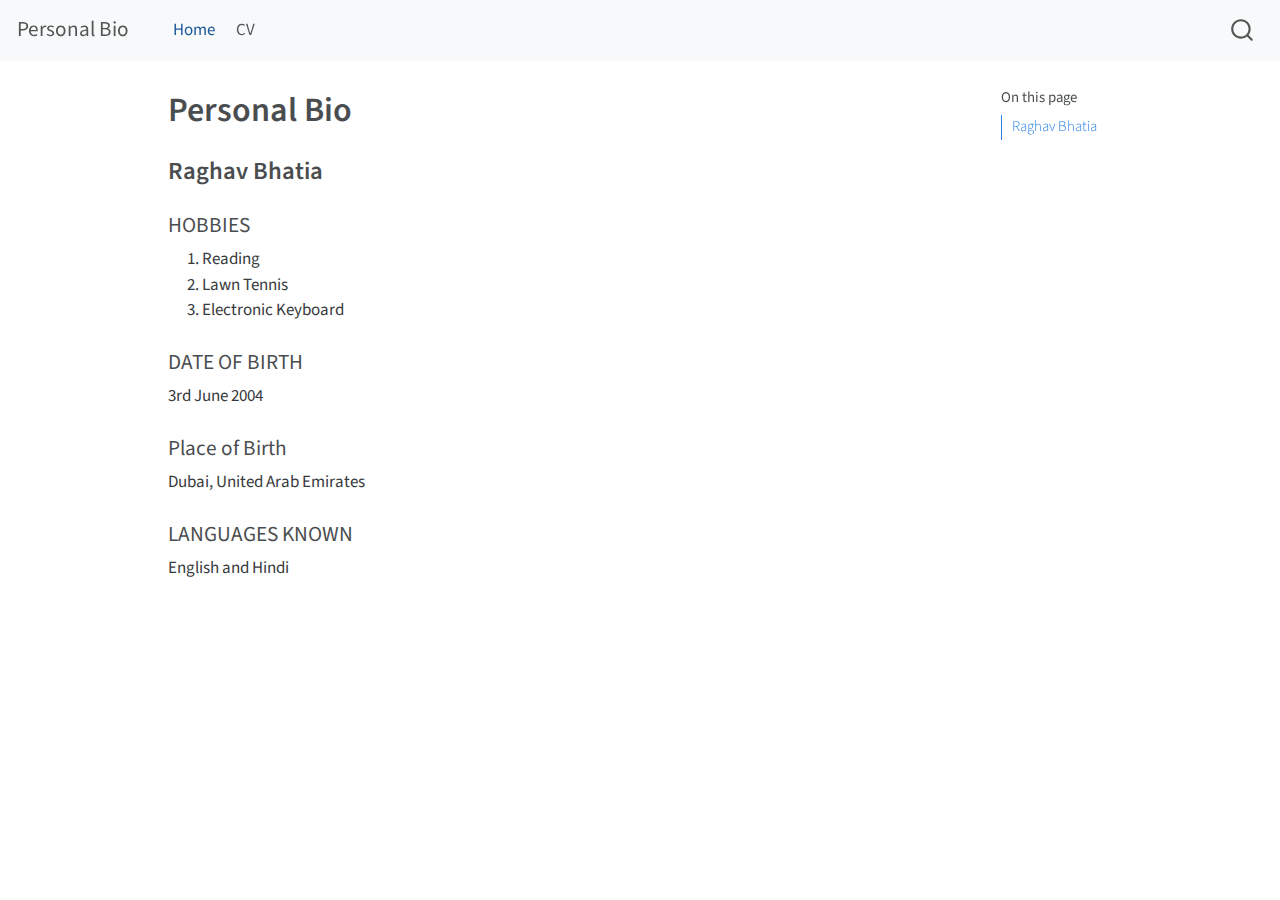
<file: docs/index.html>
<!DOCTYPE html>
<html xmlns="http://www.w3.org/1999/xhtml" lang="en" xml:lang="en"><head>

<meta charset="utf-8">
<meta name="generator" content="quarto-1.3.450">

<meta name="viewport" content="width=device-width, initial-scale=1.0, user-scalable=yes">


<title>Personal Bio</title>
<style>
code{white-space: pre-wrap;}
span.smallcaps{font-variant: small-caps;}
div.columns{display: flex; gap: min(4vw, 1.5em);}
div.column{flex: auto; overflow-x: auto;}
div.hanging-indent{margin-left: 1.5em; text-indent: -1.5em;}
ul.task-list{list-style: none;}
ul.task-list li input[type="checkbox"] {
  width: 0.8em;
  margin: 0 0.8em 0.2em -1em; /* quarto-specific, see https://github.com/quarto-dev/quarto-cli/issues/4556 */ 
  vertical-align: middle;
}
</style>


<script src="site_libs/quarto-nav/quarto-nav.js"></script>
<script src="site_libs/quarto-nav/headroom.min.js"></script>
<script src="site_libs/clipboard/clipboard.min.js"></script>
<script src="site_libs/quarto-search/autocomplete.umd.js"></script>
<script src="site_libs/quarto-search/fuse.min.js"></script>
<script src="site_libs/quarto-search/quarto-search.js"></script>
<meta name="quarto:offset" content="./">
<script src="site_libs/quarto-html/quarto.js"></script>
<script src="site_libs/quarto-html/popper.min.js"></script>
<script src="site_libs/quarto-html/tippy.umd.min.js"></script>
<script src="site_libs/quarto-html/anchor.min.js"></script>
<link href="site_libs/quarto-html/tippy.css" rel="stylesheet">
<link href="site_libs/quarto-html/quarto-syntax-highlighting.css" rel="stylesheet" id="quarto-text-highlighting-styles">
<script src="site_libs/bootstrap/bootstrap.min.js"></script>
<link href="site_libs/bootstrap/bootstrap-icons.css" rel="stylesheet">
<link href="site_libs/bootstrap/bootstrap.min.css" rel="stylesheet" id="quarto-bootstrap" data-mode="light">
<script id="quarto-search-options" type="application/json">{
  "location": "navbar",
  "copy-button": false,
  "collapse-after": 3,
  "panel-placement": "end",
  "type": "overlay",
  "limit": 20,
  "language": {
    "search-no-results-text": "No results",
    "search-matching-documents-text": "matching documents",
    "search-copy-link-title": "Copy link to search",
    "search-hide-matches-text": "Hide additional matches",
    "search-more-match-text": "more match in this document",
    "search-more-matches-text": "more matches in this document",
    "search-clear-button-title": "Clear",
    "search-detached-cancel-button-title": "Cancel",
    "search-submit-button-title": "Submit",
    "search-label": "Search"
  }
}</script>


<link rel="stylesheet" href="styles.css">
</head>

<body class="nav-fixed">

<div id="quarto-search-results"></div>
  <header id="quarto-header" class="headroom fixed-top">
    <nav class="navbar navbar-expand-lg navbar-dark ">
      <div class="navbar-container container-fluid">
      <div class="navbar-brand-container">
    <a class="navbar-brand" href="./index.html">
    <span class="navbar-title">Personal Bio</span>
    </a>
  </div>
            <div id="quarto-search" class="" title="Search"></div>
          <button class="navbar-toggler" type="button" data-bs-toggle="collapse" data-bs-target="#navbarCollapse" aria-controls="navbarCollapse" aria-expanded="false" aria-label="Toggle navigation" onclick="if (window.quartoToggleHeadroom) { window.quartoToggleHeadroom(); }">
  <span class="navbar-toggler-icon"></span>
</button>
          <div class="collapse navbar-collapse" id="navbarCollapse">
            <ul class="navbar-nav navbar-nav-scroll me-auto">
  <li class="nav-item">
    <a class="nav-link active" href="./index.html" rel="" target="" aria-current="page">
 <span class="menu-text">Home</span></a>
  </li>  
  <li class="nav-item">
    <a class="nav-link" href="./about.html" rel="" target="">
 <span class="menu-text">CV</span></a>
  </li>  
</ul>
            <div class="quarto-navbar-tools ms-auto">
</div>
          </div> <!-- /navcollapse -->
      </div> <!-- /container-fluid -->
    </nav>
</header>
<!-- content -->
<div id="quarto-content" class="quarto-container page-columns page-rows-contents page-layout-article page-navbar">
<!-- sidebar -->
<!-- margin-sidebar -->
    <div id="quarto-margin-sidebar" class="sidebar margin-sidebar">
        <nav id="TOC" role="doc-toc" class="toc-active">
    <h2 id="toc-title">On this page</h2>
   
  <ul>
  <li><a href="#raghav-bhatia" id="toc-raghav-bhatia" class="nav-link active" data-scroll-target="#raghav-bhatia">Raghav Bhatia</a></li>
  </ul>
</nav>
    </div>
<!-- main -->
<main class="content" id="quarto-document-content">

<header id="title-block-header" class="quarto-title-block default">
<div class="quarto-title">
<h1 class="title">Personal Bio</h1>
</div>



<div class="quarto-title-meta">

    
  
    
  </div>
  

</header>

<section id="raghav-bhatia" class="level3">
<h3 class="anchored" data-anchor-id="raghav-bhatia">Raghav Bhatia</h3>
<section id="hobbies" class="level4">
<h4 class="anchored" data-anchor-id="hobbies">HOBBIES</h4>
<ol type="1">
<li>Reading</li>
<li>Lawn Tennis</li>
<li>Electronic Keyboard</li>
</ol>
</section>
<section id="date-of-birth" class="level4">
<h4 class="anchored" data-anchor-id="date-of-birth">DATE OF BIRTH</h4>
<p>3rd June 2004</p>
</section>
<section id="place-of-birth" class="level4">
<h4 class="anchored" data-anchor-id="place-of-birth">Place of Birth</h4>
<p>Dubai, United Arab Emirates</p>
</section>
<section id="languages-known" class="level4">
<h4 class="anchored" data-anchor-id="languages-known">LANGUAGES KNOWN</h4>
<p>English and Hindi</p>


</section>
</section>

</main> <!-- /main -->
<script id="quarto-html-after-body" type="application/javascript">
window.document.addEventListener("DOMContentLoaded", function (event) {
  const toggleBodyColorMode = (bsSheetEl) => {
    const mode = bsSheetEl.getAttribute("data-mode");
    const bodyEl = window.document.querySelector("body");
    if (mode === "dark") {
      bodyEl.classList.add("quarto-dark");
      bodyEl.classList.remove("quarto-light");
    } else {
      bodyEl.classList.add("quarto-light");
      bodyEl.classList.remove("quarto-dark");
    }
  }
  const toggleBodyColorPrimary = () => {
    const bsSheetEl = window.document.querySelector("link#quarto-bootstrap");
    if (bsSheetEl) {
      toggleBodyColorMode(bsSheetEl);
    }
  }
  toggleBodyColorPrimary();  
  const icon = "";
  const anchorJS = new window.AnchorJS();
  anchorJS.options = {
    placement: 'right',
    icon: icon
  };
  anchorJS.add('.anchored');
  const isCodeAnnotation = (el) => {
    for (const clz of el.classList) {
      if (clz.startsWith('code-annotation-')) {                     
        return true;
      }
    }
    return false;
  }
  const clipboard = new window.ClipboardJS('.code-copy-button', {
    text: function(trigger) {
      const codeEl = trigger.previousElementSibling.cloneNode(true);
      for (const childEl of codeEl.children) {
        if (isCodeAnnotation(childEl)) {
          childEl.remove();
        }
      }
      return codeEl.innerText;
    }
  });
  clipboard.on('success', function(e) {
    // button target
    const button = e.trigger;
    // don't keep focus
    button.blur();
    // flash "checked"
    button.classList.add('code-copy-button-checked');
    var currentTitle = button.getAttribute("title");
    button.setAttribute("title", "Copied!");
    let tooltip;
    if (window.bootstrap) {
      button.setAttribute("data-bs-toggle", "tooltip");
      button.setAttribute("data-bs-placement", "left");
      button.setAttribute("data-bs-title", "Copied!");
      tooltip = new bootstrap.Tooltip(button, 
        { trigger: "manual", 
          customClass: "code-copy-button-tooltip",
          offset: [0, -8]});
      tooltip.show();    
    }
    setTimeout(function() {
      if (tooltip) {
        tooltip.hide();
        button.removeAttribute("data-bs-title");
        button.removeAttribute("data-bs-toggle");
        button.removeAttribute("data-bs-placement");
      }
      button.setAttribute("title", currentTitle);
      button.classList.remove('code-copy-button-checked');
    }, 1000);
    // clear code selection
    e.clearSelection();
  });
  function tippyHover(el, contentFn) {
    const config = {
      allowHTML: true,
      content: contentFn,
      maxWidth: 500,
      delay: 100,
      arrow: false,
      appendTo: function(el) {
          return el.parentElement;
      },
      interactive: true,
      interactiveBorder: 10,
      theme: 'quarto',
      placement: 'bottom-start'
    };
    window.tippy(el, config); 
  }
  const noterefs = window.document.querySelectorAll('a[role="doc-noteref"]');
  for (var i=0; i<noterefs.length; i++) {
    const ref = noterefs[i];
    tippyHover(ref, function() {
      // use id or data attribute instead here
      let href = ref.getAttribute('data-footnote-href') || ref.getAttribute('href');
      try { href = new URL(href).hash; } catch {}
      const id = href.replace(/^#\/?/, "");
      const note = window.document.getElementById(id);
      return note.innerHTML;
    });
  }
      let selectedAnnoteEl;
      const selectorForAnnotation = ( cell, annotation) => {
        let cellAttr = 'data-code-cell="' + cell + '"';
        let lineAttr = 'data-code-annotation="' +  annotation + '"';
        const selector = 'span[' + cellAttr + '][' + lineAttr + ']';
        return selector;
      }
      const selectCodeLines = (annoteEl) => {
        const doc = window.document;
        const targetCell = annoteEl.getAttribute("data-target-cell");
        const targetAnnotation = annoteEl.getAttribute("data-target-annotation");
        const annoteSpan = window.document.querySelector(selectorForAnnotation(targetCell, targetAnnotation));
        const lines = annoteSpan.getAttribute("data-code-lines").split(",");
        const lineIds = lines.map((line) => {
          return targetCell + "-" + line;
        })
        let top = null;
        let height = null;
        let parent = null;
        if (lineIds.length > 0) {
            //compute the position of the single el (top and bottom and make a div)
            const el = window.document.getElementById(lineIds[0]);
            top = el.offsetTop;
            height = el.offsetHeight;
            parent = el.parentElement.parentElement;
          if (lineIds.length > 1) {
            const lastEl = window.document.getElementById(lineIds[lineIds.length - 1]);
            const bottom = lastEl.offsetTop + lastEl.offsetHeight;
            height = bottom - top;
          }
          if (top !== null && height !== null && parent !== null) {
            // cook up a div (if necessary) and position it 
            let div = window.document.getElementById("code-annotation-line-highlight");
            if (div === null) {
              div = window.document.createElement("div");
              div.setAttribute("id", "code-annotation-line-highlight");
              div.style.position = 'absolute';
              parent.appendChild(div);
            }
            div.style.top = top - 2 + "px";
            div.style.height = height + 4 + "px";
            let gutterDiv = window.document.getElementById("code-annotation-line-highlight-gutter");
            if (gutterDiv === null) {
              gutterDiv = window.document.createElement("div");
              gutterDiv.setAttribute("id", "code-annotation-line-highlight-gutter");
              gutterDiv.style.position = 'absolute';
              const codeCell = window.document.getElementById(targetCell);
              const gutter = codeCell.querySelector('.code-annotation-gutter');
              gutter.appendChild(gutterDiv);
            }
            gutterDiv.style.top = top - 2 + "px";
            gutterDiv.style.height = height + 4 + "px";
          }
          selectedAnnoteEl = annoteEl;
        }
      };
      const unselectCodeLines = () => {
        const elementsIds = ["code-annotation-line-highlight", "code-annotation-line-highlight-gutter"];
        elementsIds.forEach((elId) => {
          const div = window.document.getElementById(elId);
          if (div) {
            div.remove();
          }
        });
        selectedAnnoteEl = undefined;
      };
      // Attach click handler to the DT
      const annoteDls = window.document.querySelectorAll('dt[data-target-cell]');
      for (const annoteDlNode of annoteDls) {
        annoteDlNode.addEventListener('click', (event) => {
          const clickedEl = event.target;
          if (clickedEl !== selectedAnnoteEl) {
            unselectCodeLines();
            const activeEl = window.document.querySelector('dt[data-target-cell].code-annotation-active');
            if (activeEl) {
              activeEl.classList.remove('code-annotation-active');
            }
            selectCodeLines(clickedEl);
            clickedEl.classList.add('code-annotation-active');
          } else {
            // Unselect the line
            unselectCodeLines();
            clickedEl.classList.remove('code-annotation-active');
          }
        });
      }
  const findCites = (el) => {
    const parentEl = el.parentElement;
    if (parentEl) {
      const cites = parentEl.dataset.cites;
      if (cites) {
        return {
          el,
          cites: cites.split(' ')
        };
      } else {
        return findCites(el.parentElement)
      }
    } else {
      return undefined;
    }
  };
  var bibliorefs = window.document.querySelectorAll('a[role="doc-biblioref"]');
  for (var i=0; i<bibliorefs.length; i++) {
    const ref = bibliorefs[i];
    const citeInfo = findCites(ref);
    if (citeInfo) {
      tippyHover(citeInfo.el, function() {
        var popup = window.document.createElement('div');
        citeInfo.cites.forEach(function(cite) {
          var citeDiv = window.document.createElement('div');
          citeDiv.classList.add('hanging-indent');
          citeDiv.classList.add('csl-entry');
          var biblioDiv = window.document.getElementById('ref-' + cite);
          if (biblioDiv) {
            citeDiv.innerHTML = biblioDiv.innerHTML;
          }
          popup.appendChild(citeDiv);
        });
        return popup.innerHTML;
      });
    }
  }
});
</script>
</div> <!-- /content -->



</body></html>
</file>
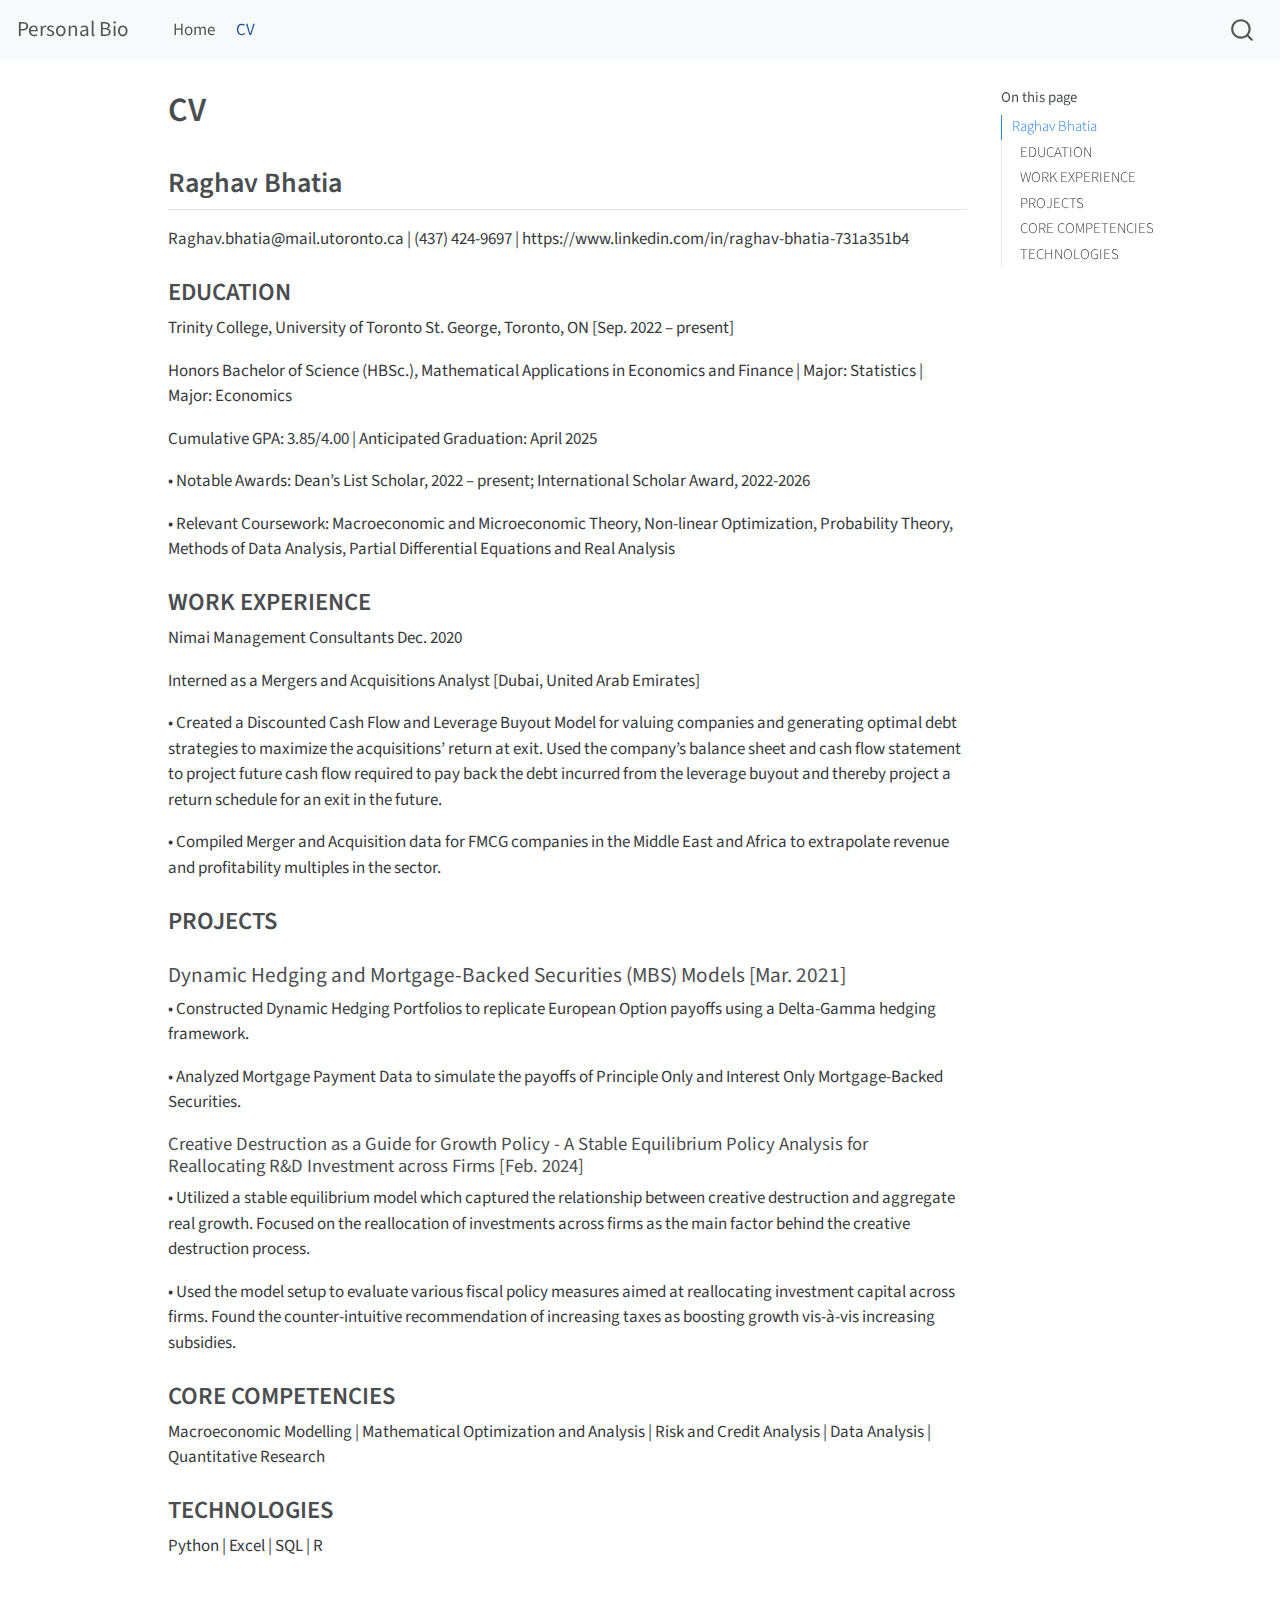
<file: docs/about.html>
<!DOCTYPE html>
<html xmlns="http://www.w3.org/1999/xhtml" lang="en" xml:lang="en"><head>

<meta charset="utf-8">
<meta name="generator" content="quarto-1.3.450">

<meta name="viewport" content="width=device-width, initial-scale=1.0, user-scalable=yes">


<title>Personal Bio - CV</title>
<style>
code{white-space: pre-wrap;}
span.smallcaps{font-variant: small-caps;}
div.columns{display: flex; gap: min(4vw, 1.5em);}
div.column{flex: auto; overflow-x: auto;}
div.hanging-indent{margin-left: 1.5em; text-indent: -1.5em;}
ul.task-list{list-style: none;}
ul.task-list li input[type="checkbox"] {
  width: 0.8em;
  margin: 0 0.8em 0.2em -1em; /* quarto-specific, see https://github.com/quarto-dev/quarto-cli/issues/4556 */ 
  vertical-align: middle;
}
</style>


<script src="site_libs/quarto-nav/quarto-nav.js"></script>
<script src="site_libs/quarto-nav/headroom.min.js"></script>
<script src="site_libs/clipboard/clipboard.min.js"></script>
<script src="site_libs/quarto-search/autocomplete.umd.js"></script>
<script src="site_libs/quarto-search/fuse.min.js"></script>
<script src="site_libs/quarto-search/quarto-search.js"></script>
<meta name="quarto:offset" content="./">
<script src="site_libs/quarto-html/quarto.js"></script>
<script src="site_libs/quarto-html/popper.min.js"></script>
<script src="site_libs/quarto-html/tippy.umd.min.js"></script>
<script src="site_libs/quarto-html/anchor.min.js"></script>
<link href="site_libs/quarto-html/tippy.css" rel="stylesheet">
<link href="site_libs/quarto-html/quarto-syntax-highlighting.css" rel="stylesheet" id="quarto-text-highlighting-styles">
<script src="site_libs/bootstrap/bootstrap.min.js"></script>
<link href="site_libs/bootstrap/bootstrap-icons.css" rel="stylesheet">
<link href="site_libs/bootstrap/bootstrap.min.css" rel="stylesheet" id="quarto-bootstrap" data-mode="light">
<script id="quarto-search-options" type="application/json">{
  "location": "navbar",
  "copy-button": false,
  "collapse-after": 3,
  "panel-placement": "end",
  "type": "overlay",
  "limit": 20,
  "language": {
    "search-no-results-text": "No results",
    "search-matching-documents-text": "matching documents",
    "search-copy-link-title": "Copy link to search",
    "search-hide-matches-text": "Hide additional matches",
    "search-more-match-text": "more match in this document",
    "search-more-matches-text": "more matches in this document",
    "search-clear-button-title": "Clear",
    "search-detached-cancel-button-title": "Cancel",
    "search-submit-button-title": "Submit",
    "search-label": "Search"
  }
}</script>


<link rel="stylesheet" href="styles.css">
</head>

<body class="nav-fixed">

<div id="quarto-search-results"></div>
  <header id="quarto-header" class="headroom fixed-top">
    <nav class="navbar navbar-expand-lg navbar-dark ">
      <div class="navbar-container container-fluid">
      <div class="navbar-brand-container">
    <a class="navbar-brand" href="./index.html">
    <span class="navbar-title">Personal Bio</span>
    </a>
  </div>
            <div id="quarto-search" class="" title="Search"></div>
          <button class="navbar-toggler" type="button" data-bs-toggle="collapse" data-bs-target="#navbarCollapse" aria-controls="navbarCollapse" aria-expanded="false" aria-label="Toggle navigation" onclick="if (window.quartoToggleHeadroom) { window.quartoToggleHeadroom(); }">
  <span class="navbar-toggler-icon"></span>
</button>
          <div class="collapse navbar-collapse" id="navbarCollapse">
            <ul class="navbar-nav navbar-nav-scroll me-auto">
  <li class="nav-item">
    <a class="nav-link" href="./index.html" rel="" target="">
 <span class="menu-text">Home</span></a>
  </li>  
  <li class="nav-item">
    <a class="nav-link active" href="./about.html" rel="" target="" aria-current="page">
 <span class="menu-text">CV</span></a>
  </li>  
</ul>
            <div class="quarto-navbar-tools ms-auto">
</div>
          </div> <!-- /navcollapse -->
      </div> <!-- /container-fluid -->
    </nav>
</header>
<!-- content -->
<div id="quarto-content" class="quarto-container page-columns page-rows-contents page-layout-article page-navbar">
<!-- sidebar -->
<!-- margin-sidebar -->
    <div id="quarto-margin-sidebar" class="sidebar margin-sidebar">
        <nav id="TOC" role="doc-toc" class="toc-active">
    <h2 id="toc-title">On this page</h2>
   
  <ul>
  <li><a href="#raghav-bhatia" id="toc-raghav-bhatia" class="nav-link active" data-scroll-target="#raghav-bhatia">Raghav Bhatia</a>
  <ul class="collapse">
  <li><a href="#education" id="toc-education" class="nav-link" data-scroll-target="#education">EDUCATION</a></li>
  <li><a href="#work-experience" id="toc-work-experience" class="nav-link" data-scroll-target="#work-experience">WORK EXPERIENCE</a></li>
  <li><a href="#projects" id="toc-projects" class="nav-link" data-scroll-target="#projects">PROJECTS</a></li>
  <li><a href="#core-competencies" id="toc-core-competencies" class="nav-link" data-scroll-target="#core-competencies">CORE COMPETENCIES</a></li>
  <li><a href="#technologies" id="toc-technologies" class="nav-link" data-scroll-target="#technologies">TECHNOLOGIES</a></li>
  </ul></li>
  </ul>
</nav>
    </div>
<!-- main -->
<main class="content" id="quarto-document-content">

<header id="title-block-header" class="quarto-title-block default">
<div class="quarto-title">
<h1 class="title">CV</h1>
</div>



<div class="quarto-title-meta">

    
  
    
  </div>
  

</header>

<section id="raghav-bhatia" class="level2">
<h2 class="anchored" data-anchor-id="raghav-bhatia">Raghav Bhatia</h2>
<p>Raghav.bhatia@mail.utoronto.ca | (437) 424-9697 | https://www.linkedin.com/in/raghav-bhatia-731a351b4</p>
<section id="education" class="level3">
<h3 class="anchored" data-anchor-id="education">EDUCATION</h3>
<p>Trinity College, University of Toronto St.&nbsp;George, Toronto, ON [Sep.&nbsp;2022 – present]</p>
<p>Honors Bachelor of Science (HBSc.), Mathematical Applications in Economics and Finance | Major: Statistics | Major: Economics</p>
<p>Cumulative GPA: 3.85/4.00 | Anticipated Graduation: April 2025</p>
<p>• Notable Awards: Dean’s List Scholar, 2022 – present; International Scholar Award, 2022-2026</p>
<p>• Relevant Coursework: Macroeconomic and Microeconomic Theory, Non-linear Optimization, Probability Theory, Methods of Data Analysis, Partial Differential Equations and Real Analysis</p>
</section>
<section id="work-experience" class="level3">
<h3 class="anchored" data-anchor-id="work-experience">WORK EXPERIENCE</h3>
<p>Nimai Management Consultants Dec.&nbsp;2020</p>
<p>Interned as a Mergers and Acquisitions Analyst [Dubai, United Arab Emirates]</p>
<p>• Created a Discounted Cash Flow and Leverage Buyout Model for valuing companies and generating optimal debt strategies to maximize the acquisitions’ return at exit. Used the company’s balance sheet and cash flow statement to project future cash flow required to pay back the debt incurred from the leverage buyout and thereby project a return schedule for an exit in the future.</p>
<p>• Compiled Merger and Acquisition data for FMCG companies in the Middle East and Africa to extrapolate revenue and profitability multiples in the sector.</p>
</section>
<section id="projects" class="level3">
<h3 class="anchored" data-anchor-id="projects">PROJECTS</h3>
<section id="dynamic-hedging-and-mortgage-backed-securities-mbs-models-mar.-2021" class="level4">
<h4 class="anchored" data-anchor-id="dynamic-hedging-and-mortgage-backed-securities-mbs-models-mar.-2021">Dynamic Hedging and Mortgage-Backed Securities (MBS) Models [Mar.&nbsp;2021]</h4>
<p>• Constructed Dynamic Hedging Portfolios to replicate European Option payoffs using a Delta-Gamma hedging framework.</p>
<p>• Analyzed Mortgage Payment Data to simulate the payoffs of Principle Only and Interest Only Mortgage-Backed Securities.</p>
<section id="creative-destruction-as-a-guide-for-growth-policy---a-stable-equilibrium-policy-analysis-for-reallocating-rd-investment-across-firms-feb.-2024" class="level5">
<h5 class="anchored" data-anchor-id="creative-destruction-as-a-guide-for-growth-policy---a-stable-equilibrium-policy-analysis-for-reallocating-rd-investment-across-firms-feb.-2024">Creative Destruction as a Guide for Growth Policy - A Stable Equilibrium Policy Analysis for Reallocating R&amp;D Investment across Firms [Feb.&nbsp;2024]</h5>
<p>• Utilized a stable equilibrium model which captured the relationship between creative destruction and aggregate real growth. Focused on the reallocation of investments across firms as the main factor behind the creative destruction process.</p>
<p>• Used the model setup to evaluate various fiscal policy measures aimed at reallocating investment capital across firms. Found the counter-intuitive recommendation of increasing taxes as boosting growth vis-à-vis increasing subsidies.</p>
</section>
</section>
</section>
<section id="core-competencies" class="level3">
<h3 class="anchored" data-anchor-id="core-competencies">CORE COMPETENCIES</h3>
<p>Macroeconomic Modelling | Mathematical Optimization and Analysis | Risk and Credit Analysis | Data Analysis | Quantitative Research</p>
</section>
<section id="technologies" class="level3">
<h3 class="anchored" data-anchor-id="technologies">TECHNOLOGIES</h3>
<p>Python | Excel | SQL | R</p>


</section>
</section>

</main> <!-- /main -->
<script id="quarto-html-after-body" type="application/javascript">
window.document.addEventListener("DOMContentLoaded", function (event) {
  const toggleBodyColorMode = (bsSheetEl) => {
    const mode = bsSheetEl.getAttribute("data-mode");
    const bodyEl = window.document.querySelector("body");
    if (mode === "dark") {
      bodyEl.classList.add("quarto-dark");
      bodyEl.classList.remove("quarto-light");
    } else {
      bodyEl.classList.add("quarto-light");
      bodyEl.classList.remove("quarto-dark");
    }
  }
  const toggleBodyColorPrimary = () => {
    const bsSheetEl = window.document.querySelector("link#quarto-bootstrap");
    if (bsSheetEl) {
      toggleBodyColorMode(bsSheetEl);
    }
  }
  toggleBodyColorPrimary();  
  const icon = "";
  const anchorJS = new window.AnchorJS();
  anchorJS.options = {
    placement: 'right',
    icon: icon
  };
  anchorJS.add('.anchored');
  const isCodeAnnotation = (el) => {
    for (const clz of el.classList) {
      if (clz.startsWith('code-annotation-')) {                     
        return true;
      }
    }
    return false;
  }
  const clipboard = new window.ClipboardJS('.code-copy-button', {
    text: function(trigger) {
      const codeEl = trigger.previousElementSibling.cloneNode(true);
      for (const childEl of codeEl.children) {
        if (isCodeAnnotation(childEl)) {
          childEl.remove();
        }
      }
      return codeEl.innerText;
    }
  });
  clipboard.on('success', function(e) {
    // button target
    const button = e.trigger;
    // don't keep focus
    button.blur();
    // flash "checked"
    button.classList.add('code-copy-button-checked');
    var currentTitle = button.getAttribute("title");
    button.setAttribute("title", "Copied!");
    let tooltip;
    if (window.bootstrap) {
      button.setAttribute("data-bs-toggle", "tooltip");
      button.setAttribute("data-bs-placement", "left");
      button.setAttribute("data-bs-title", "Copied!");
      tooltip = new bootstrap.Tooltip(button, 
        { trigger: "manual", 
          customClass: "code-copy-button-tooltip",
          offset: [0, -8]});
      tooltip.show();    
    }
    setTimeout(function() {
      if (tooltip) {
        tooltip.hide();
        button.removeAttribute("data-bs-title");
        button.removeAttribute("data-bs-toggle");
        button.removeAttribute("data-bs-placement");
      }
      button.setAttribute("title", currentTitle);
      button.classList.remove('code-copy-button-checked');
    }, 1000);
    // clear code selection
    e.clearSelection();
  });
  function tippyHover(el, contentFn) {
    const config = {
      allowHTML: true,
      content: contentFn,
      maxWidth: 500,
      delay: 100,
      arrow: false,
      appendTo: function(el) {
          return el.parentElement;
      },
      interactive: true,
      interactiveBorder: 10,
      theme: 'quarto',
      placement: 'bottom-start'
    };
    window.tippy(el, config); 
  }
  const noterefs = window.document.querySelectorAll('a[role="doc-noteref"]');
  for (var i=0; i<noterefs.length; i++) {
    const ref = noterefs[i];
    tippyHover(ref, function() {
      // use id or data attribute instead here
      let href = ref.getAttribute('data-footnote-href') || ref.getAttribute('href');
      try { href = new URL(href).hash; } catch {}
      const id = href.replace(/^#\/?/, "");
      const note = window.document.getElementById(id);
      return note.innerHTML;
    });
  }
      let selectedAnnoteEl;
      const selectorForAnnotation = ( cell, annotation) => {
        let cellAttr = 'data-code-cell="' + cell + '"';
        let lineAttr = 'data-code-annotation="' +  annotation + '"';
        const selector = 'span[' + cellAttr + '][' + lineAttr + ']';
        return selector;
      }
      const selectCodeLines = (annoteEl) => {
        const doc = window.document;
        const targetCell = annoteEl.getAttribute("data-target-cell");
        const targetAnnotation = annoteEl.getAttribute("data-target-annotation");
        const annoteSpan = window.document.querySelector(selectorForAnnotation(targetCell, targetAnnotation));
        const lines = annoteSpan.getAttribute("data-code-lines").split(",");
        const lineIds = lines.map((line) => {
          return targetCell + "-" + line;
        })
        let top = null;
        let height = null;
        let parent = null;
        if (lineIds.length > 0) {
            //compute the position of the single el (top and bottom and make a div)
            const el = window.document.getElementById(lineIds[0]);
            top = el.offsetTop;
            height = el.offsetHeight;
            parent = el.parentElement.parentElement;
          if (lineIds.length > 1) {
            const lastEl = window.document.getElementById(lineIds[lineIds.length - 1]);
            const bottom = lastEl.offsetTop + lastEl.offsetHeight;
            height = bottom - top;
          }
          if (top !== null && height !== null && parent !== null) {
            // cook up a div (if necessary) and position it 
            let div = window.document.getElementById("code-annotation-line-highlight");
            if (div === null) {
              div = window.document.createElement("div");
              div.setAttribute("id", "code-annotation-line-highlight");
              div.style.position = 'absolute';
              parent.appendChild(div);
            }
            div.style.top = top - 2 + "px";
            div.style.height = height + 4 + "px";
            let gutterDiv = window.document.getElementById("code-annotation-line-highlight-gutter");
            if (gutterDiv === null) {
              gutterDiv = window.document.createElement("div");
              gutterDiv.setAttribute("id", "code-annotation-line-highlight-gutter");
              gutterDiv.style.position = 'absolute';
              const codeCell = window.document.getElementById(targetCell);
              const gutter = codeCell.querySelector('.code-annotation-gutter');
              gutter.appendChild(gutterDiv);
            }
            gutterDiv.style.top = top - 2 + "px";
            gutterDiv.style.height = height + 4 + "px";
          }
          selectedAnnoteEl = annoteEl;
        }
      };
      const unselectCodeLines = () => {
        const elementsIds = ["code-annotation-line-highlight", "code-annotation-line-highlight-gutter"];
        elementsIds.forEach((elId) => {
          const div = window.document.getElementById(elId);
          if (div) {
            div.remove();
          }
        });
        selectedAnnoteEl = undefined;
      };
      // Attach click handler to the DT
      const annoteDls = window.document.querySelectorAll('dt[data-target-cell]');
      for (const annoteDlNode of annoteDls) {
        annoteDlNode.addEventListener('click', (event) => {
          const clickedEl = event.target;
          if (clickedEl !== selectedAnnoteEl) {
            unselectCodeLines();
            const activeEl = window.document.querySelector('dt[data-target-cell].code-annotation-active');
            if (activeEl) {
              activeEl.classList.remove('code-annotation-active');
            }
            selectCodeLines(clickedEl);
            clickedEl.classList.add('code-annotation-active');
          } else {
            // Unselect the line
            unselectCodeLines();
            clickedEl.classList.remove('code-annotation-active');
          }
        });
      }
  const findCites = (el) => {
    const parentEl = el.parentElement;
    if (parentEl) {
      const cites = parentEl.dataset.cites;
      if (cites) {
        return {
          el,
          cites: cites.split(' ')
        };
      } else {
        return findCites(el.parentElement)
      }
    } else {
      return undefined;
    }
  };
  var bibliorefs = window.document.querySelectorAll('a[role="doc-biblioref"]');
  for (var i=0; i<bibliorefs.length; i++) {
    const ref = bibliorefs[i];
    const citeInfo = findCites(ref);
    if (citeInfo) {
      tippyHover(citeInfo.el, function() {
        var popup = window.document.createElement('div');
        citeInfo.cites.forEach(function(cite) {
          var citeDiv = window.document.createElement('div');
          citeDiv.classList.add('hanging-indent');
          citeDiv.classList.add('csl-entry');
          var biblioDiv = window.document.getElementById('ref-' + cite);
          if (biblioDiv) {
            citeDiv.innerHTML = biblioDiv.innerHTML;
          }
          popup.appendChild(citeDiv);
        });
        return popup.innerHTML;
      });
    }
  }
});
</script>
</div> <!-- /content -->



</body></html>
</file>
<file: docs/site_libs/quarto-html/tippy.css>
.tippy-box[data-animation=fade][data-state=hidden]{opacity:0}[data-tippy-root]{max-width:calc(100vw - 10px)}.tippy-box{position:relative;background-color:#333;color:#fff;border-radius:4px;font-size:14px;line-height:1.4;white-space:normal;outline:0;transition-property:transform,visibility,opacity}.tippy-box[data-placement^=top]>.tippy-arrow{bottom:0}.tippy-box[data-placement^=top]>.tippy-arrow:before{bottom:-7px;left:0;border-width:8px 8px 0;border-top-color:initial;transform-origin:center top}.tippy-box[data-placement^=bottom]>.tippy-arrow{top:0}.tippy-box[data-placement^=bottom]>.tippy-arrow:before{top:-7px;left:0;border-width:0 8px 8px;border-bottom-color:initial;transform-origin:center bottom}.tippy-box[data-placement^=left]>.tippy-arrow{right:0}.tippy-box[data-placement^=left]>.tippy-arrow:before{border-width:8px 0 8px 8px;border-left-color:initial;right:-7px;transform-origin:center left}.tippy-box[data-placement^=right]>.tippy-arrow{left:0}.tippy-box[data-placement^=right]>.tippy-arrow:before{left:-7px;border-width:8px 8px 8px 0;border-right-color:initial;transform-origin:center right}.tippy-box[data-inertia][data-state=visible]{transition-timing-function:cubic-bezier(.54,1.5,.38,1.11)}.tippy-arrow{width:16px;height:16px;color:#333}.tippy-arrow:before{content:"";position:absolute;border-color:transparent;border-style:solid}.tippy-content{position:relative;padding:5px 9px;z-index:1}
</file>
<file: docs/site_libs/quarto-html/quarto-syntax-highlighting.css>
/* quarto syntax highlight colors */
:root {
  --quarto-hl-ot-color: #003B4F;
  --quarto-hl-at-color: #657422;
  --quarto-hl-ss-color: #20794D;
  --quarto-hl-an-color: #5E5E5E;
  --quarto-hl-fu-color: #4758AB;
  --quarto-hl-st-color: #20794D;
  --quarto-hl-cf-color: #003B4F;
  --quarto-hl-op-color: #5E5E5E;
  --quarto-hl-er-color: #AD0000;
  --quarto-hl-bn-color: #AD0000;
  --quarto-hl-al-color: #AD0000;
  --quarto-hl-va-color: #111111;
  --quarto-hl-bu-color: inherit;
  --quarto-hl-ex-color: inherit;
  --quarto-hl-pp-color: #AD0000;
  --quarto-hl-in-color: #5E5E5E;
  --quarto-hl-vs-color: #20794D;
  --quarto-hl-wa-color: #5E5E5E;
  --quarto-hl-do-color: #5E5E5E;
  --quarto-hl-im-color: #00769E;
  --quarto-hl-ch-color: #20794D;
  --quarto-hl-dt-color: #AD0000;
  --quarto-hl-fl-color: #AD0000;
  --quarto-hl-co-color: #5E5E5E;
  --quarto-hl-cv-color: #5E5E5E;
  --quarto-hl-cn-color: #8f5902;
  --quarto-hl-sc-color: #5E5E5E;
  --quarto-hl-dv-color: #AD0000;
  --quarto-hl-kw-color: #003B4F;
}

/* other quarto variables */
:root {
  --quarto-font-monospace: SFMono-Regular, Menlo, Monaco, Consolas, "Liberation Mono", "Courier New", monospace;
}

pre > code.sourceCode > span {
  color: #003B4F;
}

code span {
  color: #003B4F;
}

code.sourceCode > span {
  color: #003B4F;
}

div.sourceCode,
div.sourceCode pre.sourceCode {
  color: #003B4F;
}

code span.ot {
  color: #003B4F;
  font-style: inherit;
}

code span.at {
  color: #657422;
  font-style: inherit;
}

code span.ss {
  color: #20794D;
  font-style: inherit;
}

code span.an {
  color: #5E5E5E;
  font-style: inherit;
}

code span.fu {
  color: #4758AB;
  font-style: inherit;
}

code span.st {
  color: #20794D;
  font-style: inherit;
}

code span.cf {
  color: #003B4F;
  font-style: inherit;
}

code span.op {
  color: #5E5E5E;
  font-style: inherit;
}

code span.er {
  color: #AD0000;
  font-style: inherit;
}

code span.bn {
  color: #AD0000;
  font-style: inherit;
}

code span.al {
  color: #AD0000;
  font-style: inherit;
}

code span.va {
  color: #111111;
  font-style: inherit;
}

code span.bu {
  font-style: inherit;
}

code span.ex {
  font-style: inherit;
}

code span.pp {
  color: #AD0000;
  font-style: inherit;
}

code span.in {
  color: #5E5E5E;
  font-style: inherit;
}

code span.vs {
  color: #20794D;
  font-style: inherit;
}

code span.wa {
  color: #5E5E5E;
  font-style: italic;
}

code span.do {
  color: #5E5E5E;
  font-style: italic;
}

code span.im {
  color: #00769E;
  font-style: inherit;
}

code span.ch {
  color: #20794D;
  font-style: inherit;
}

code span.dt {
  color: #AD0000;
  font-style: inherit;
}

code span.fl {
  color: #AD0000;
  font-style: inherit;
}

code span.co {
  color: #5E5E5E;
  font-style: inherit;
}

code span.cv {
  color: #5E5E5E;
  font-style: italic;
}

code span.cn {
  color: #8f5902;
  font-style: inherit;
}

code span.sc {
  color: #5E5E5E;
  font-style: inherit;
}

code span.dv {
  color: #AD0000;
  font-style: inherit;
}

code span.kw {
  color: #003B4F;
  font-style: inherit;
}

.prevent-inlining {
  content: "</";
}

/*# sourceMappingURL=debc5d5d77c3f9108843748ff7464032.css.map */
</file>
<file: docs/styles.css>
/* css styles */
</file>
